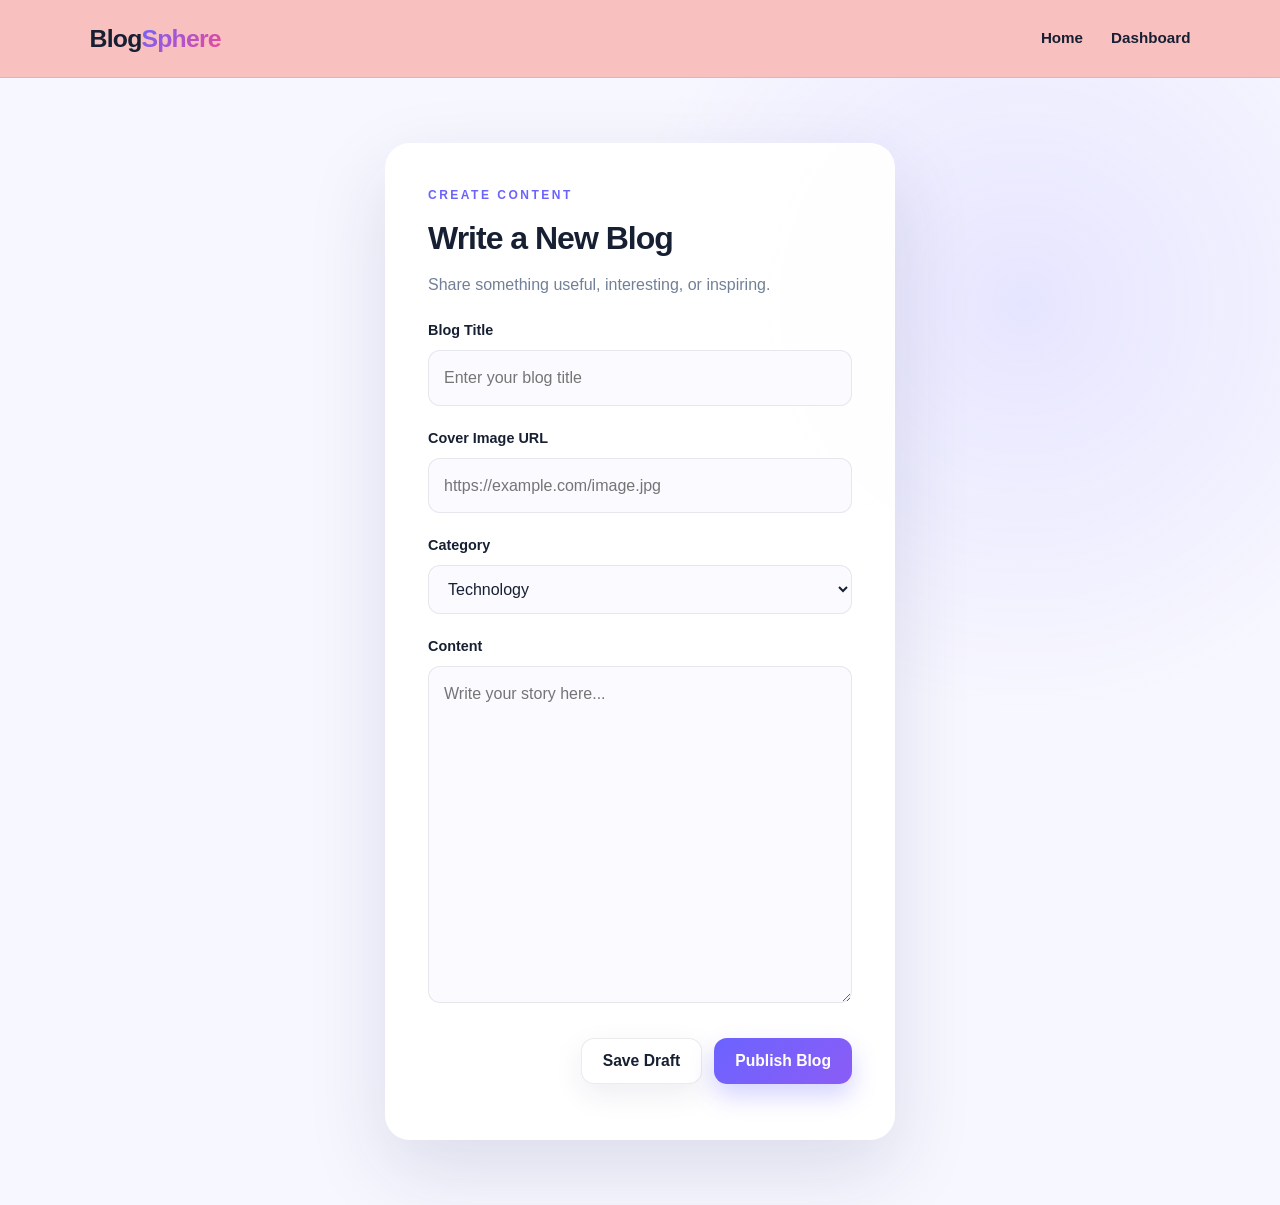
<file: create-blog.html>
<!DOCTYPE html>
<html lang="en">
<head><meta charset="UTF-8"><meta name="viewport" content="width=device-width, initial-scale=1.0"><title>BlogSphere | Create Blog</title><link rel="stylesheet" href="css/style.css"></head>
<body>
<header class="navbar"><a href="index.html" class="logo">Blog<span>Sphere</span></a><nav><a href="index.html">Home</a><a href="dashboard.html">Dashboard</a></nav></header>
<main class="editor-page"><form class="editor-card" id="blogForm"><p class="eyebrow">CREATE CONTENT</p><h1>Write a New Blog</h1><p class="muted">Share something useful, interesting, or inspiring.</p>
<label>Blog Title</label><input id="blogTitle" type="text" placeholder="Enter your blog title" required>
<label>Cover Image URL</label><input id="blogImage" type="url" placeholder="https://example.com/image.jpg">
<label>Category</label><select id="blogCategory"><option>Technology</option><option>Web Development</option><option>AI</option><option>Lifestyle</option><option>Education</option></select>
<label>Content</label><textarea id="blogContent" rows="12" placeholder="Write your story here..." required></textarea>
<div class="editor-actions"><button type="button" class="btn secondary" id="saveDraft">Save Draft</button><button type="submit" class="btn primary">Publish Blog</button></div>
<p id="blogMessage" class="form-message"></p></form></main><script src="js/script.js"></script></body></html>
</file>
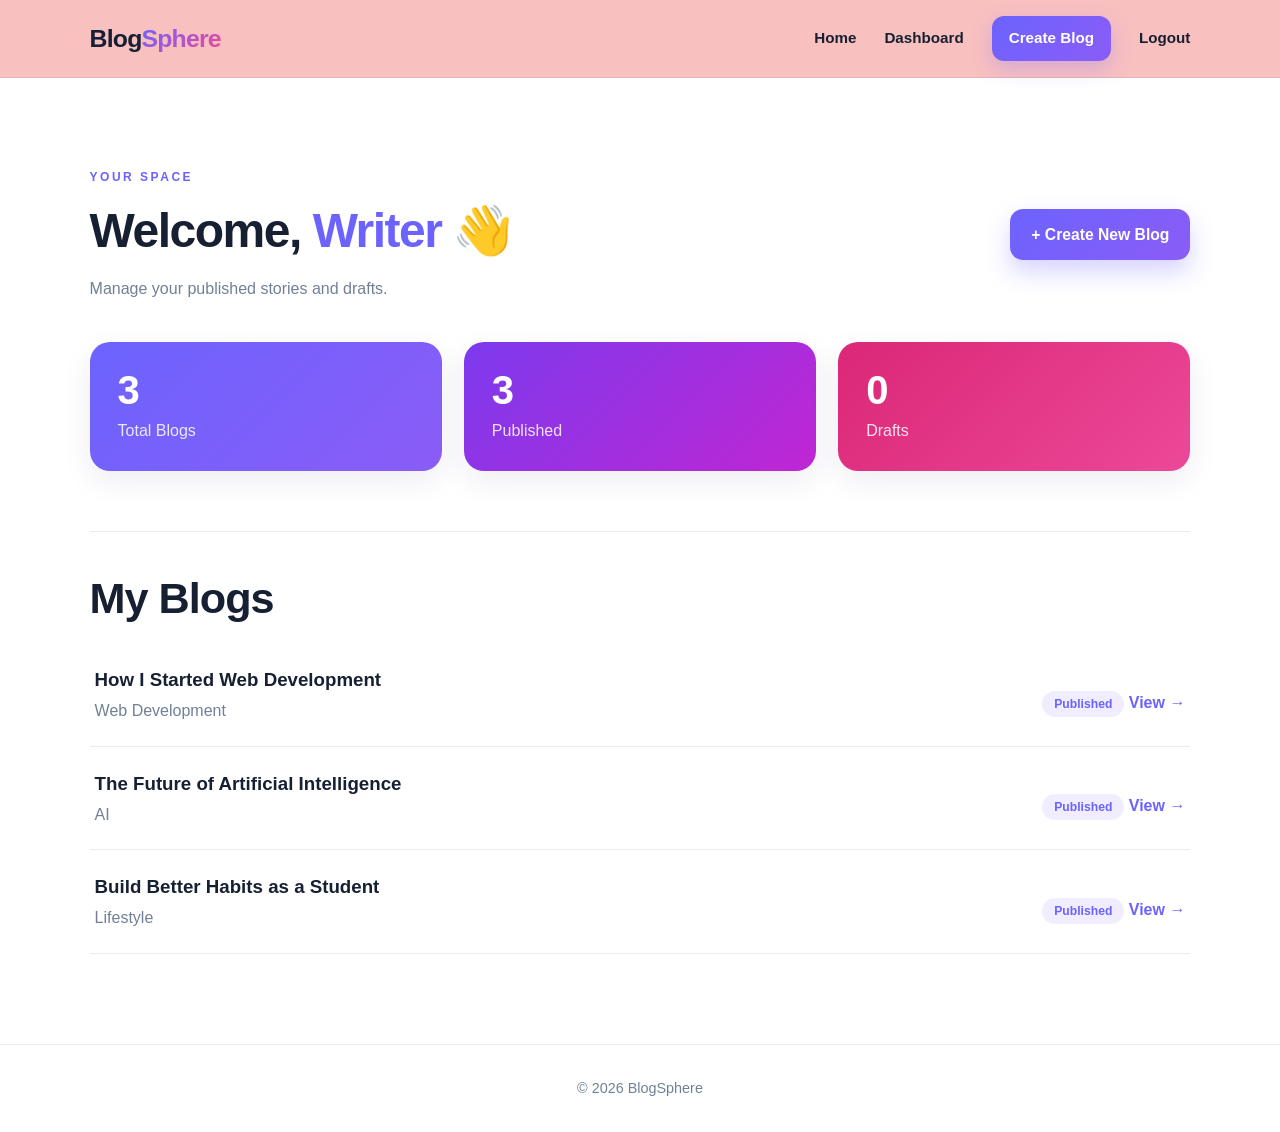
<file: dashboard.html>
<!DOCTYPE html>
<html lang="en">
<head><meta charset="UTF-8"><meta name="viewport" content="width=device-width, initial-scale=1.0"><title>BlogSphere | Dashboard</title><link rel="stylesheet" href="css/style.css"></head>
<body>
<header class="navbar"><a href="index.html" class="logo">Blog<span>Sphere</span></a><button class="menu-btn" id="menuBtn">☰</button><nav id="navMenu"><a href="index.html">Home</a><a href="dashboard.html">Dashboard</a><a href="create-blog.html" class="nav-btn">Create Blog</a><a href="#" id="logoutBtn">Logout</a></nav></header>
<main class="section dashboard"><div class="dashboard-top"><div><p class="eyebrow">YOUR SPACE</p><h1>Welcome, <span id="userName">Writer</span> 👋</h1><p class="muted">Manage your published stories and drafts.</p></div><a href="create-blog.html" class="btn primary">+ Create New Blog</a></div>
<div class="stats"><div class="stat"><strong id="totalBlogs">0</strong><span>Total Blogs</span></div><div class="stat"><strong id="publishedBlogs">0</strong><span>Published</span></div><div class="stat"><strong id="draftBlogs">0</strong><span>Drafts</span></div></div>
<div class="dashboard-list"><h2>My Blogs</h2><div id="myBlogs"></div></div></main><footer>© 2026 BlogSphere</footer><script src="js/script.js"></script></body></html>
</file>
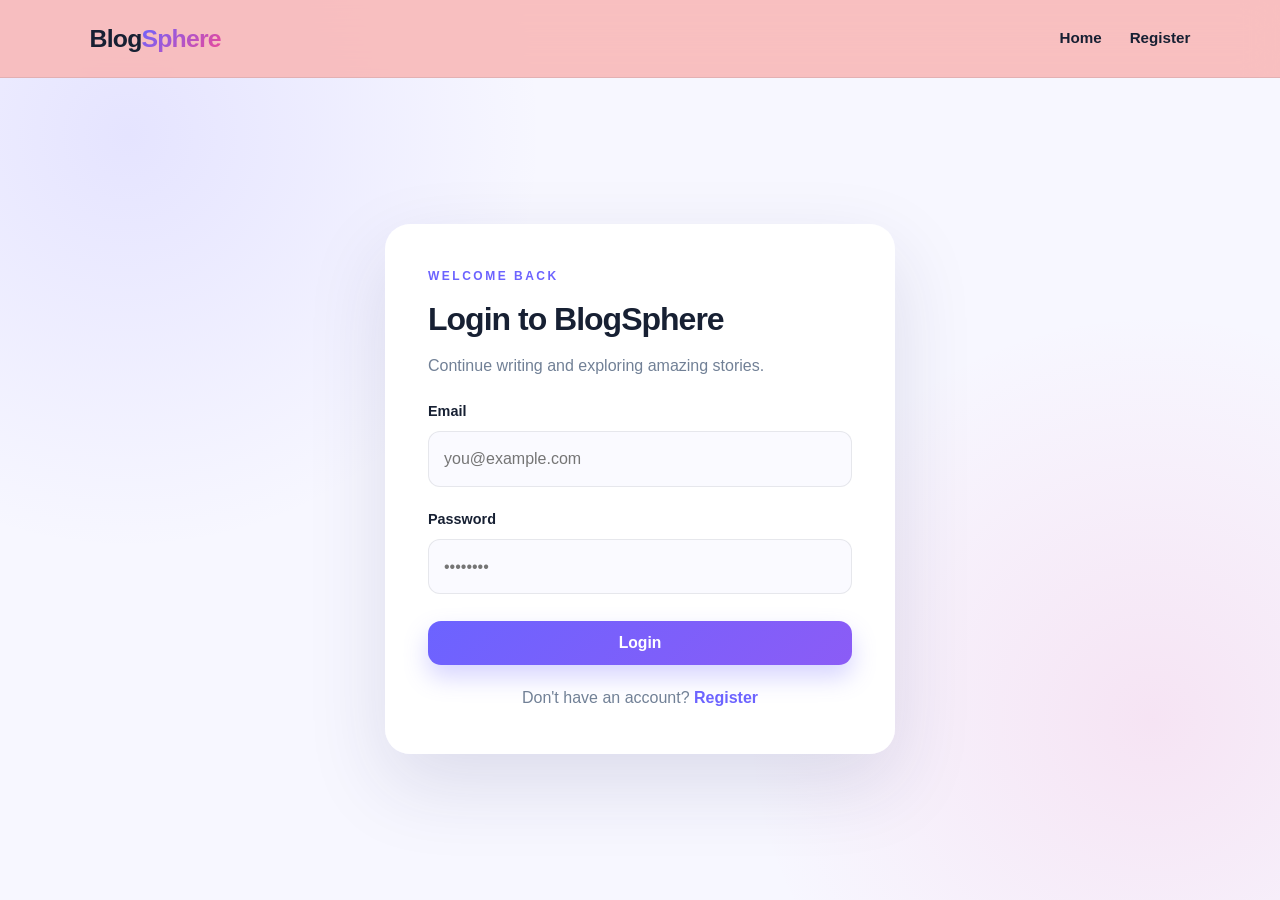
<file: login.html>
<!DOCTYPE html>
<html lang="en">
<head><meta charset="UTF-8"><meta name="viewport" content="width=device-width, initial-scale=1.0"><title>BlogSphere | Login</title><link rel="stylesheet" href="css/style.css"></head>
<body class="auth-page">
<header class="navbar"><a href="index.html" class="logo">Blog<span>Sphere</span></a><nav><a href="index.html">Home</a><a href="register.html">Register</a></nav></header>
<main class="auth-container"><form class="auth-card" id="loginForm"><p class="eyebrow">WELCOME BACK</p><h1>Login to BlogSphere</h1><p class="muted">Continue writing and exploring amazing stories.</p>
<label>Email</label><input id="loginEmail" type="email" placeholder="you@example.com" required>
<label>Password</label><input id="loginPassword" type="password" placeholder="••••••••" required>
<button class="btn primary full" type="submit">Login</button><p id="loginMessage" class="form-message"></p>
<p class="switch">Don't have an account? <a href="register.html">Register</a></p></form></main>
<script src="js/script.js"></script></body></html>
</file>
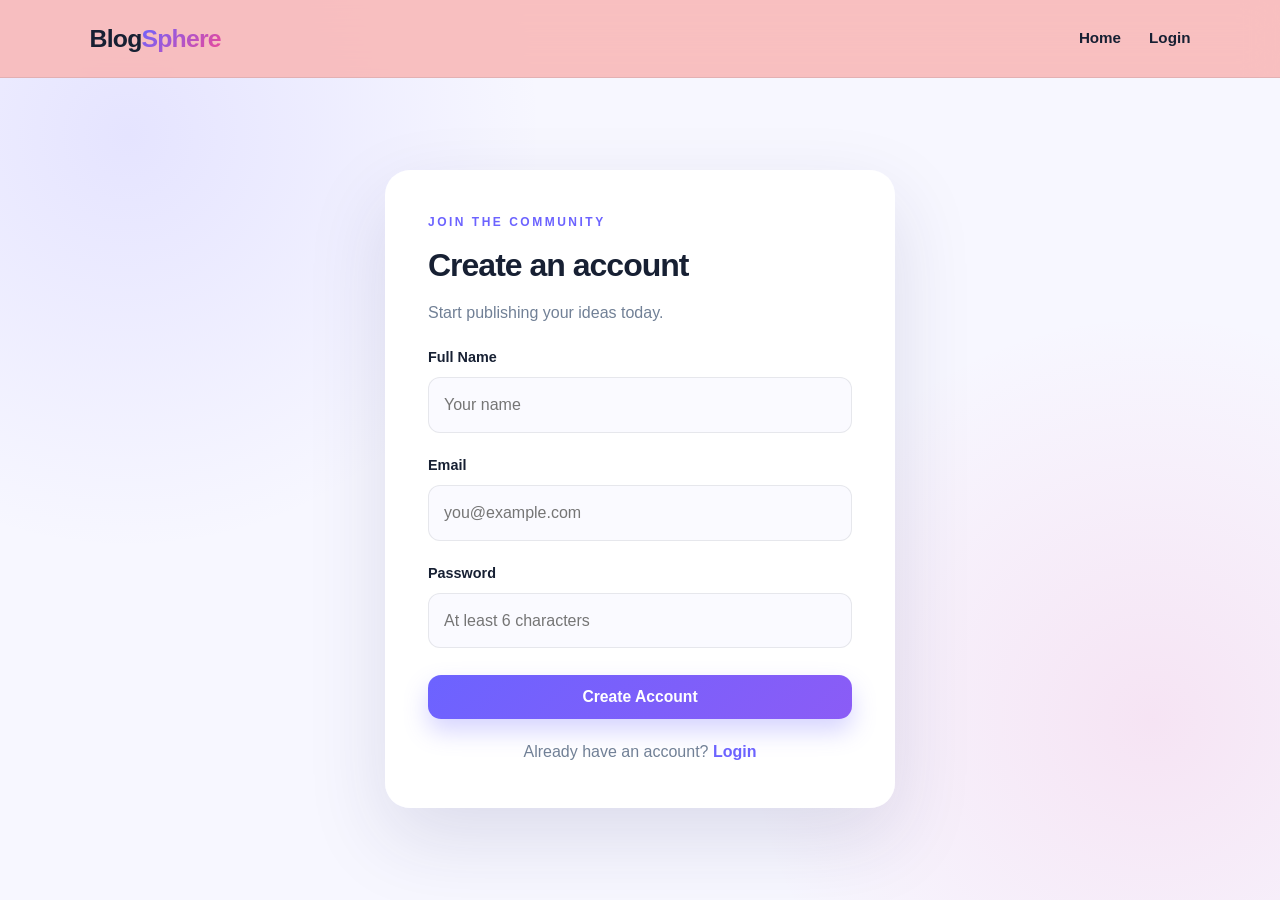
<file: register.html>
<!DOCTYPE html>
<html lang="en">
<head><meta charset="UTF-8"><meta name="viewport" content="width=device-width, initial-scale=1.0"><title>BlogSphere | Register</title><link rel="stylesheet" href="css/style.css"></head>
<body class="auth-page">
<header class="navbar"><a href="index.html" class="logo">Blog<span>Sphere</span></a><nav><a href="index.html">Home</a><a href="login.html">Login</a></nav></header>
<main class="auth-container"><form class="auth-card" id="registerForm"><p class="eyebrow">JOIN THE COMMUNITY</p><h1>Create an account</h1><p class="muted">Start publishing your ideas today.</p>
<label>Full Name</label><input id="registerName" type="text" placeholder="Your name" required>
<label>Email</label><input id="registerEmail" type="email" placeholder="you@example.com" required>
<label>Password</label><input id="registerPassword" type="password" minlength="6" placeholder="At least 6 characters" required>
<button class="btn primary full" type="submit">Create Account</button><p id="registerMessage" class="form-message"></p>
<p class="switch">Already have an account? <a href="login.html">Login</a></p></form></main>
<script src="js/script.js"></script></body></html>
</file>
<file: css/style.css>
* {
  box-sizing: border-box;
  margin: 0;
  padding: 0;
}

:root {
  --ink: #172033;
  --muted: #718096;
  --primary: #6c63ff;
  --primary-dark: #5148e5;
  --secondary: #8b5cf6;
  --accent: #ec4899;
  --border: rgba(23, 32, 51, 0.09);
  --soft: #f6f7ff;
  --shadow: 0 20px 60px rgba(42, 36, 100, 0.12);
  --small-shadow: 0 10px 30px rgba(42, 36, 100, 0.08);
}

html {
  scroll-behavior: smooth;
}

body {
  font-family: Inter, "Segoe UI", Arial, sans-serif;
  color: var(--ink);
  background: #fff;
  line-height: 1.6;
  overflow-x: hidden;
}

a {
  text-decoration: none;
  color: inherit;
}

img {
  display: block;
  max-width: 100%;
}

/* NAVBAR */

.navbar {
  min-height: 78px;
  padding: 0 7%;
  display: flex;
  align-items: center;
  justify-content: space-between;
  background: rgba(249, 184, 184, 0.88);
  backdrop-filter: blur(18px);
  border-bottom: 1px solid var(--border);
  position: sticky;
  top: 0;
  z-index: 100;
}

.logo {
  font-size: 1.55rem;
  font-weight: 900;
  letter-spacing: -0.8px;
}

.logo span {
  background: linear-gradient(135deg, var(--primary), var(--accent));
  -webkit-background-clip: text;
  background-clip: text;
  color: transparent;
}

.navbar nav {
  display: flex;
  align-items: center;
  gap: 28px;
  font-size: 0.95rem;
  font-weight: 700;
}

.navbar nav a {
  position: relative;
  transition: 0.25s ease;
}

.navbar nav a:hover {
  color: var(--primary);
}

.navbar nav a:not(.nav-btn)::after {
  content: "";
  position: absolute;
  left: 0;
  bottom: -7px;
  width: 0;
  height: 2px;
  border-radius: 5px;
  background: var(--primary);
  transition: width 0.25s ease;
}

.navbar nav a:not(.nav-btn):hover::after {
  width: 100%;
}

.nav-btn {
  color: white !important;
  padding: 10px 17px;
  border-radius: 12px;
  background: linear-gradient(135deg, var(--primary), var(--secondary));
  box-shadow: 0 8px 20px rgba(108, 99, 255, 0.25);
}

.menu-btn {
  display: none;
  border: 0;
  background: transparent;
  font-size: 1.7rem;
  cursor: pointer;
}

/* HERO */

.hero {
  min-height: 650px;
  padding: 85px 7%;
  display: grid;
  grid-template-columns: 1.05fr 0.95fr;
  gap: 70px;
  align-items: center;
  position: relative;
  overflow: hidden;
  background:
    radial-gradient(circle at 8% 15%, rgba(108, 99, 255, 0.15), transparent 30%),
    radial-gradient(circle at 90% 80%, rgba(236, 72, 153, 0.12), transparent 28%),
    linear-gradient(135deg, #fafaff, #f5f3ff 50%, #fff7fb);
}

.hero-content {
  position: relative;
  z-index: 2;
}

.eyebrow {
  color: var(--primary);
  font-size: 0.75rem;
  font-weight: 900;
  letter-spacing: 2.5px;
}

.hero-content h1 {
  font-size: clamp(3rem, 6vw, 5.5rem);
  line-height: 0.98;
  letter-spacing: -3px;
  margin: 16px 0 24px;
}

.hero-content h1 span {
  background: linear-gradient(135deg, var(--primary), var(--accent));
  -webkit-background-clip: text;
  background-clip: text;
  color: transparent;
}

.hero-content > p:not(.eyebrow) {
  max-width: 590px;
  color: var(--muted);
  font-size: 1.08rem;
  line-height: 1.8;
}

.hero-actions {
  display: flex;
  gap: 14px;
  margin-top: 34px;
}

.btn {
  border: 0;
  border-radius: 13px;
  padding: 13px 21px;
  font-size: 0.98rem;
  font-weight: 800;
  cursor: pointer;
  display: inline-block;
  text-align: center;
  transition: 0.25s ease;
}

.btn:hover {
  transform: translateY(-3px);
}

.primary {
  color: white;
  background: linear-gradient(135deg, var(--primary), var(--secondary));
  box-shadow: 0 12px 25px rgba(108, 99, 255, 0.28);
}

.primary:hover {
  background: linear-gradient(135deg, var(--primary-dark), #7445d9);
}

.secondary {
  color: var(--ink);
  background: white;
  border: 1px solid var(--border);
  box-shadow: var(--small-shadow);
}

.hero-image {
  position: relative;
  z-index: 2;
}

.hero-image img {
  width: 100%;
  height: 455px;
  object-fit: cover;
  border-radius: 30px;
  border: 8px solid rgba(255, 255, 255, 0.75);
  box-shadow: 0 30px 70px rgba(42, 36, 100, 0.2);
}

/* SECTIONS */

.section {
  padding: 90px 7%;
  max-width: 1450px;
  margin: auto;
}

.section-heading,
.dashboard-top {
  display: flex;
  justify-content: space-between;
  align-items: end;
  gap: 25px;
  margin-bottom: 40px;
}

h2 {
  font-size: clamp(2rem, 4vw, 2.7rem);
  letter-spacing: -1px;
}

.search {
  width: 300px;
  padding: 14px 18px;
  border: 1px solid var(--border);
  border-radius: 14px;
  background: white;
  outline: none;
  font-size: 0.95rem;
  box-shadow: var(--small-shadow);
}

.search:focus {
  border-color: var(--primary);
  box-shadow: 0 0 0 4px rgba(108, 99, 255, 0.08);
}

/* BLOG CARDS */

.blog-grid {
  display: grid;
  grid-template-columns: repeat(3, 1fr);
  gap: 28px;
}

.blog-card {
  border: 1px solid var(--border);
  border-radius: 22px;
  overflow: hidden;
  background: white;
  box-shadow: var(--small-shadow);
  transition: 0.3s ease;
}

.blog-card:hover {
  transform: translateY(-9px);
  box-shadow: var(--shadow);
}

.blog-card img {
  width: 100%;
  height: 230px;
  object-fit: cover;
  transition: transform 0.5s ease;
}

.blog-card:hover img {
  transform: scale(1.05);
}

.blog-card-body {
  padding: 23px;
}

.tag {
  display: inline-block;
  padding: 5px 10px;
  border-radius: 20px;
  background: #efedff;
  color: var(--primary);
  font-size: 0.7rem;
  font-weight: 900;
  text-transform: uppercase;
  letter-spacing: 0.6px;
}

.blog-card h3 {
  margin: 12px 0 8px;
  font-size: 1.28rem;
  line-height: 1.35;
}

.blog-card p {
  color: var(--muted);
  font-size: 0.92rem;
}

.read-more {
  display: inline-block;
  margin-top: 16px;
  color: var(--primary);
  font-weight: 800;
  transition: 0.2s;
}

.read-more:hover {
  transform: translateX(4px);
}

/* NEWSLETTER */

.newsletter {
  margin: 20px 7% 80px;
  padding: 75px 30px;
  text-align: center;
  border-radius: 30px;
  color: white;
  background:
    radial-gradient(circle at 15% 20%, rgba(255,255,255,.15), transparent 22%),
    linear-gradient(135deg, #5148e5, #7c3aed, #db2777);
  box-shadow: 0 25px 60px rgba(108, 99, 255, 0.22);
}

.newsletter h2 {
  margin-bottom: 8px;
}

.newsletter p {
  opacity: 0.85;
  margin-bottom: 28px;
}

.newsletter .primary {
  color: var(--primary);
  background: white;
  box-shadow: none;
}

footer {
  text-align: center;
  padding: 32px;
  border-top: 1px solid var(--border);
  color: var(--muted);
  font-size: 0.9rem;
}

/* LOGIN / REGISTER */

.auth-page {
  min-height: 100vh;
  background:
    radial-gradient(circle at 10% 15%, rgba(108,99,255,.13), transparent 30%),
    radial-gradient(circle at 90% 80%, rgba(236,72,153,.11), transparent 30%),
    #f7f7ff;
}

.auth-container {
  min-height: calc(100vh - 78px);
  display: grid;
  place-items: center;
  padding: 55px 20px;
}

.auth-card,
.editor-card {
  width: min(100%, 510px);
  padding: 42px;
  background: rgba(255,255,255,.94);
  border: 1px solid rgba(255,255,255,.8);
  border-radius: 25px;
  box-shadow: 0 30px 80px rgba(42,36,100,.13);
}

.auth-card h1,
.editor-card h1 {
  font-size: 2rem;
  letter-spacing: -1px;
  margin: 8px 0;
}

.muted {
  color: var(--muted);
}

.auth-card label,
.editor-card label {
  display: block;
  font-weight: 800;
  font-size: 0.9rem;
  margin: 21px 0 8px;
}

.auth-card input,
.editor-card input,
.editor-card select,
.editor-card textarea {
  width: 100%;
  padding: 14px 15px;
  border: 1px solid var(--border);
  border-radius: 12px;
  background: #fafaff;
  font: inherit;
  color: var(--ink);
  outline: none;
  transition: 0.2s;
}

.auth-card input:focus,
.editor-card input:focus,
.editor-card select:focus,
.editor-card textarea:focus {
  background: white;
  border-color: var(--primary);
  box-shadow: 0 0 0 4px rgba(108,99,255,.08);
}

.full {
  width: 100%;
  margin-top: 27px;
}

.switch {
  text-align: center;
  margin-top: 20px;
  color: var(--muted);
}

.switch a {
  color: var(--primary);
  font-weight: 800;
}

.form-message {
  margin-top: 13px;
  text-align: center;
  font-weight: 700;
  color: var(--primary);
}

/* CREATE BLOG */

.editor-page {
  min-height: calc(100vh - 78px);
  padding: 65px 20px;
  background:
    radial-gradient(circle at 80% 20%, rgba(108,99,255,.12), transparent 30%),
    #f7f7ff;
}

.editor-card {
  max-width: 850px;
  margin: auto;
}

.editor-card textarea {
  resize: vertical;
  min-height: 260px;
}

.editor-actions {
  display: flex;
  gap: 12px;
  justify-content: flex-end;
  margin-top: 27px;
}

/* DASHBOARD */

.dashboard {
  min-height: calc(100vh - 78px);
}

.dashboard-top {
  align-items: center;
}

.dashboard-top h1 {
  margin: 6px 0;
  font-size: clamp(2rem, 5vw, 3rem);
  letter-spacing: -1.5px;
}

.dashboard-top h1 span {
  color: var(--primary);
}

.stats {
  display: grid;
  grid-template-columns: repeat(3, 1fr);
  gap: 22px;
  margin-bottom: 60px;
}

.stat {
  padding: 28px;
  border-radius: 20px;
  color: white;
  background: linear-gradient(135deg, #6c63ff, #8b5cf6);
  box-shadow: var(--small-shadow);
}

.stat:nth-child(2) {
  background: linear-gradient(135deg, #7c3aed, #c026d3);
}

.stat:nth-child(3) {
  background: linear-gradient(135deg, #db2777, #ec4899);
}

.stat strong {
  display: block;
  font-size: 2.5rem;
  line-height: 1;
  margin-bottom: 8px;
}

.stat span {
  opacity: 0.85;
}

.dashboard-list {
  border-top: 1px solid var(--border);
  padding-top: 32px;
}

.dashboard-list h2 {
  margin-bottom: 10px;
}

.my-blog {
  display: flex;
  justify-content: space-between;
  align-items: center;
  gap: 20px;
  padding: 22px 5px;
  border-bottom: 1px solid var(--border);
  transition: 0.2s;
}

.my-blog:hover {
  padding-left: 10px;
  padding-right: 10px;
  background: var(--soft);
  border-radius: 12px;
}

.my-blog h3 {
  margin-bottom: 3px;
}

.status {
  padding: 6px 12px;
  border-radius: 20px;
  background: #efedff;
  color: var(--primary);
  font-size: 0.76rem;
  font-weight: 900;
}

/* RESPONSIVE */

@media (max-width: 950px) {
  .hero {
    grid-template-columns: 1fr;
    padding-top: 55px;
  }

  .hero-image {
    order: -1;
  }

  .hero-image img {
    height: 350px;
  }

  .blog-grid {
    grid-template-columns: repeat(2, 1fr);
  }
}

@media (max-width: 680px) {
  .navbar {
    min-height: 70px;
    padding: 0 5%;
  }

  .menu-btn {
    display: block;
  }

  .navbar nav {
    display: none;
    position: absolute;
    top: 70px;
    left: 0;
    right: 0;
    padding: 22px;
    background: rgba(255,255,255,.97);
    backdrop-filter: blur(15px);
    flex-direction: column;
    align-items: stretch;
    text-align: center;
    border-bottom: 1px solid var(--border);
    box-shadow: var(--small-shadow);
  }

  .navbar nav.show {
    display: flex;
  }

  .nav-btn {
    display: block;
  }

  .hero {
    padding: 42px 5%;
    gap: 35px;
  }

  .hero-content h1 {
    font-size: 3.1rem;
    letter-spacing: -2px;
  }

  .hero-image img {
    height: 250px;
    border-radius: 22px;
  }

  .hero-actions {
    flex-direction: column;
  }

  .section {
    padding: 60px 5%;
  }

  .section-heading,
  .dashboard-top {
    align-items: stretch;
    flex-direction: column;
  }

  .search {
    width: 100%;
  }

  .blog-grid,
  .stats {
    grid-template-columns: 1fr;
  }

  .newsletter {
    margin: 10px 5% 60px;
    padding: 55px 22px;
  }

  .auth-card,
  .editor-card {
    padding: 28px 22px;
    border-radius: 20px;
  }

  .editor-actions {
    flex-direction: column;
  }

  .my-blog {
    align-items: flex-start;
    flex-direction: column;
  }
}
.hero-tagline {
    display: inline-block;
    margin-top: -8px;
    margin-bottom: 12px;
    padding: 7px 14px;
    border-left: 3px solid var(--primary);
    color: var(--primary);
    background: rgba(108, 99, 255, 0.07);
    border-radius: 0 10px 10px 0;
    font-size: 1rem;
    font-weight: 800;
    letter-spacing: 0.3px;
}
</file>
